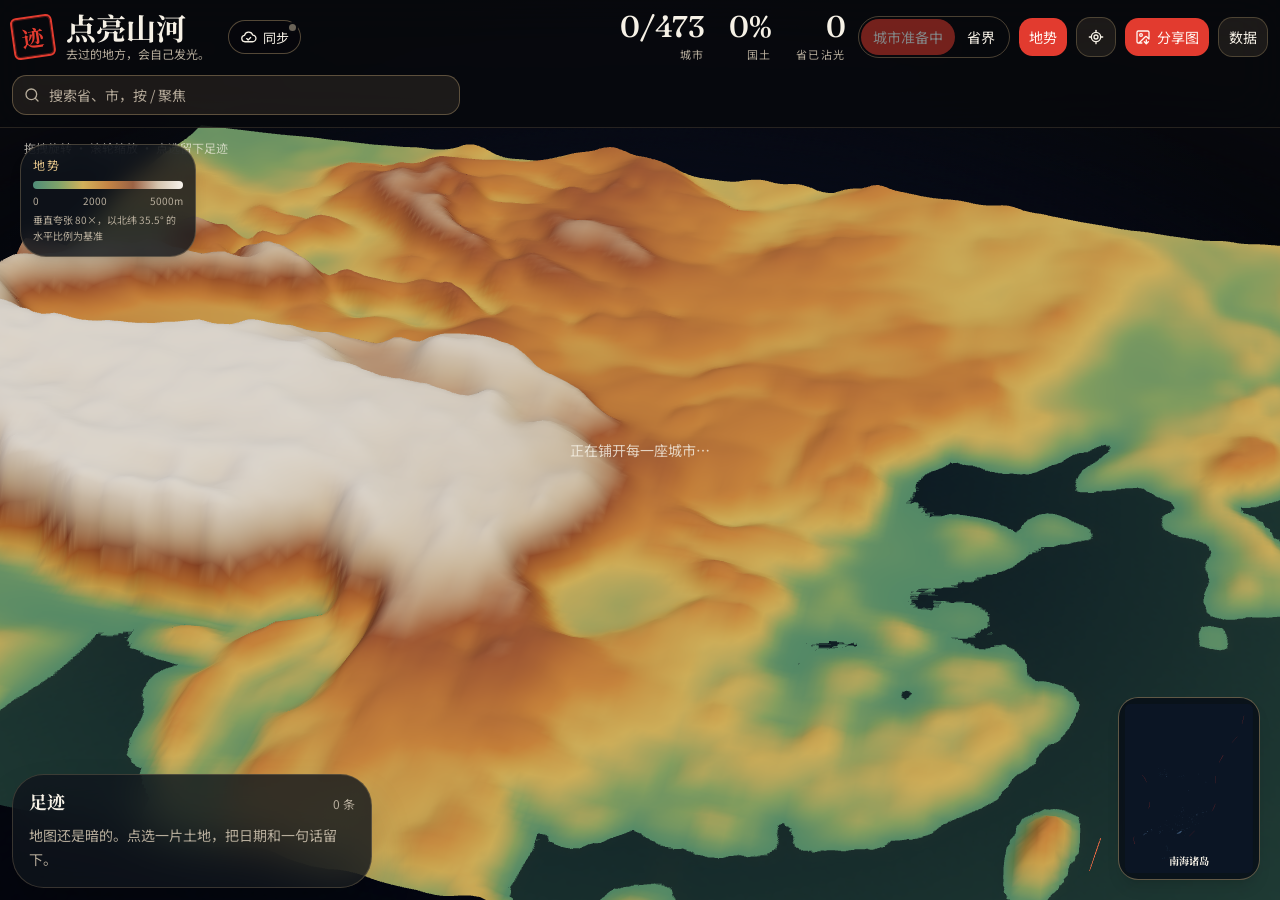
<file: index.html>
<!DOCTYPE html><html lang="zh-CN" class="dark h-full antialiased"><head><meta charSet="utf-8"/><meta name="viewport" content="width=device-width, initial-scale=1, viewport-fit=cover"/><link rel="stylesheet" href="./_next/static/chunks/17xuiox88rmtp.css" data-precedence="next"/><link rel="preload" as="script" fetchPriority="low" href="./_next/static/chunks/0wfurka9errm3.js"/><script src="./_next/static/chunks/0yz0oxanetv6p.js" async=""></script><script src="./_next/static/chunks/39_j1bdzreq0m.js" async=""></script><script src="./_next/static/chunks/turbopack-0hvx9v9vijn-c.js" async=""></script><script src="./_next/static/chunks/3qfy96eoyh-ek.js" async=""></script><script src="./_next/static/chunks/10ocx490lu2ni.js" async=""></script><script src="./_next/static/chunks/0ku7vrfqvqwoa.js" async=""></script><script src="./_next/static/chunks/08nusuk3wm1q7.js" async=""></script><meta name="theme-color" content="#07080d"/><title>点亮山河</title><meta name="description" content="在三维中国地图上记下你去过的省和城市，点亮足迹，并导出可以分享的图片。"/><meta name="mobile-web-app-capable" content="yes"/><meta name="apple-mobile-web-app-title" content="点亮山河"/><meta name="apple-mobile-web-app-status-bar-style" content="black-translucent"/><link rel="icon" href="./favicon.ico?favicon.117ezoe8m31dk.ico" sizes="48x48" type="image/x-icon"/><link rel="icon" href="./icon.svg?icon.06da-jh_1j6-o.svg" sizes="any" type="image/svg+xml"/><script src="./_next/static/chunks/0cz1d0mv5g_q7.js" noModule=""></script><link rel="manifest" href="./manifest.webmanifest"/><meta name="apple-mobile-web-app-capable" content="yes"/><link rel="apple-touch-icon" sizes="180x180" href="./apple-touch-icon.png"/><style id="pwa-safe-area">header.z-30.backdrop-blur-xl{padding-top:max(.75rem,env(safe-area-inset-top));padding-left:max(.75rem,env(safe-area-inset-left));padding-right:max(.75rem,env(safe-area-inset-right))}section.absolute.bottom-3.z-20{bottom:calc(.75rem + env(safe-area-inset-bottom))}div.absolute.top-36.z-20{top:calc(9rem + env(safe-area-inset-top))}@media (max-width:767.98px){div.absolute.top-36.z-20{top:auto;bottom:calc(.75rem + 132px + .5rem + env(safe-area-inset-bottom));left:max(.75rem,env(safe-area-inset-left));width:10.5rem;padding:.6rem}}</style><script>if("serviceWorker"in navigator){addEventListener("load",function(){navigator.serviceWorker.register("./sw.js",{scope:"./"}).catch(function(e){console.warn("sw register failed",e)})})}</script><script src="./sync.js" defer></script></head><body class="h-dvh overflow-hidden"><div hidden=""><!--$--><!--/$--></div><div class="grid h-dvh place-items-center bg-[#07080d] text-[#f4efe4]"><div class="text-center"><div class="seal mx-auto">迹</div><h1 class="mt-6 font-serif text-4xl">点亮山河</h1><p class="mt-3 text-sm text-[#b3a898]">正在铺开海岸线…</p><div class="mx-auto mt-6 h-px w-40 overflow-hidden bg-white/10"><div class="h-full w-1/2 animate-[load_1.2s_ease-in-out_infinite] bg-[#e4c48a]"></div></div></div></div><!--$--><!--/$--><script id="_R_">(globalThis["TURBOPACK"] || (globalThis["TURBOPACK"] = [])).push({"otherChunks":["static/chunks/0wfurka9errm3.js","static/chunks/0yz0oxanetv6p.js","static/chunks/39_j1bdzreq0m.js"],"runtimeModuleIds":[94553]});</script><script src="./_next/static/chunks/0wfurka9errm3.js" async=""></script><script>(self.__next_f=self.__next_f||[]).push([0])</script><script>self.__next_f.push([1,"1:\"$Sreact.fragment\"\n2:\"./_next/static/chunks/3qfy96eoyh-ek.js\"\n3:I[39756,[\"$2\"],\"default\"]\n4:I[37457,[\"$2\"],\"default\"]\n6:\"./_next/static/chunks/10ocx490lu2ni.js\"\n7:\"./_next/static/chunks/0ku7vrfqvqwoa.js\"\n8:\"./_next/static/chunks/08nusuk3wm1q7.js\"\n9:I[18540,[\"$2\",\"$6\",\"$7\",\"$8\"],\"AppFrame\"]\na:I[97367,[\"$2\"],\"OutletBoundary\"]\nb:\"$Sreact.suspense\"\nd:\"ViewportBoundary\"\ne:I[97367,[\"$2\"],\"$d\"]\n10:\"MetadataBoundary\"\n11:I[97367,[\"$2\"],\"$10\"]\n13:I[68027,[\"$2\"],\"default\",1]\n:HL[\"./_next/static/chunks/17xuiox88rmtp.css\",\"style\"]\n5:[[\"children\",{\"s\":\"__PAGE__\",\"h\":512,\"d\":{\"r\":[\"$\",\"$1\",\"c\",{\"children\":[[\"$\",\"$L9\",null,{}],[[\"$\",\"script\",\"script-0\",{\"src\":\"./_next/static/chunks/10ocx490lu2ni.js\",\"async\":true,\"nonce\":\"$undefined\"}],[\"$\",\"script\",\"script-1\",{\"src\":\"./_next/static/chunks/0ku7vrfqvqwoa.js\",\"async\":true,\"nonce\":\"$undefined\"}],[\"$\",\"script\",\"script-2\",{\"src\":\"./_next/static/chunks/08nusuk3wm1q7.js\",\"async\":true,\"nonce\":\"$undefined\"}]],[\"$\",\"$La\",null,{\"children\":[\"$\",\"$b\",null,{\"name\":\"Next.MetadataOutlet\",\"children\":\"$@c\"}]}]]}],\"p\":false,\"v\":null}}]]\n0:{\"P\":null,\"c\":[\"\",\"\"],\"q\":\"\",\"i\":false,\"t\":{\"t\":{\"s\":\"\",\"h\":528,\"d\":{\"r\":[\"$\",\"$1\",\"c\",{\"children\":[[[\"$\",\"link\",\"0\",{\"rel\":\"stylesheet\",\"href\":\"./_next/static/chunks/17xuiox88rmtp.css\",\"precedence\":\"next\",\"crossOrigin\":\"$undefined\",\"nonce\":\"$undefined\"}],[\"$\",\"script\",\"script-0\",{\"src\":\"./_next/static/chunks/3qfy96eoyh-ek.js\",\"async\":true,\"nonce\":\"$undefined\"}]],[\"$\",\"html\",null,{\"lang\":\"zh-CN\",\"className\":\"dark h-full antialiased\",\"children\":[\"$\",\"body\",null,{\"className\":\"h-dvh overflow-hidden\",\"children\":[\"$\",\"$L3\",null,{\"parallelRouterKey\":\"children\",\"error\":\"$undefined\",\"errorStyles\":\"$undefined\",\"errorScripts\":\"$undefined\",\"template\":[\"$\",\"$L4\",null,{}],\"templateStyles\":\"$undefined\",\"templateScripts\":\"$undefined\",\"notFound\":[[[\"$\",\"title\",null,{\"children\":\"404: This page could not be found.\"}],[\"$\",\"div\",null,{\"style\":{\"fontFamily\":\"system-ui,\\\"Segoe UI\\\",Roboto,Helvetica,Arial,sans-serif,\\\"Apple Color Emoji\\\",\\\"Segoe UI Emoji\\\"\",\"height\":\"100vh\",\"textAlign\":\"center\",\"display\":\"flex\",\"flexDirection\":\"column\",\"alignItems\":\"center\",\"justifyContent\":\"center\"},\"children\":[\"$\",\"div\",null,{\"children\":[[\"$\",\"style\",null,{\"dangerouslySetInnerHTML\":{\"__html\":\"body{color:#000;background:#fff;margin:0}.next-error-h1{border-right:1px solid rgba(0,0,0,.3)}@media (prefers-color-scheme:dark){body{color:#fff;background:#000}.next-error-h1{border-right:1px solid rgba(255,255,255,.3)}}\"}}],[\"$\",\"h1\",null,{\"className\":\"next-error-h1\",\"style\":{\"display\":\"inline-block\",\"margin\":\"0 20px 0 0\",\"padding\":\"0 23px 0 0\",\"fontSize\":24,\"fontWeight\":500,\"verticalAlign\":\"top\",\"lineHeight\":\"49px\"},\"children\":404}],[\"$\",\"div\",null,{\"style\":{\"display\":\"inline-block\"},\"children\":[\"$\",\"h2\",null,{\"style\":{\"fontSize\":14,\"fontWeight\":400,\"lineHeight\":\"49px\",\"margin\":0},\"children\":\"This page could not be found.\"}]}]]}]}]],[]],\"forbidden\":\"$undefined\",\"unauthorized\":\"$undefined\"}]}]}]]}],\"p\":false,\"v\":null},\"c\":\"$Q5\"},\"h\":{\"r\":[\"$\",\"$1\",\"h\",{\"children\":[null,[\"$\",\"$Le\",null,{\"children\":\"$Lf\"}],[\"$\",\"$L11\",null,{\"children\":[[\"$\",\"div\",null,{\"hidden\":true,\"children\":[\"$\",\"$b\",null,{\"name\":\"Next.Metadata\",\"children\":\"$L12\"}]}],null]}],null]}],\"p\":false,\"v\":null}},\"m\":\"$undefined\",\"G\":[\"$13\",[[\"$\",\"link\",\"0\",{\"rel\":\"stylesheet\",\"href\":\"./_next/static/chunks/17xuiox88rmtp.css\",\"precedence\":\"next\",\"crossOrigin\":\"$undefined\",\"nonce\":\"$undefined\"}]]],\"S\":true,\"r\":\"$undefined\",\"s\":\"$undefined\",\"a\":\"$undefined\",\"l\":\"$undefined\",\"p\":\"$undefined\",\"d\":\"$undefined\",\"b\":\"VUYi3bUwhO5BUuHXXcpyo\"}\nf:[[\"$\",\"meta\",\"0\",{\"charSet\":\"utf-8\"}],[\"$\",\"meta\",\"1\",{\"name\":\"viewport\",\"content\":\"width=device-width, initial-scale=1, viewport-fit=cover\"}],[\"$\",\"meta\",\"2\",{\"name\":\"theme-color\",\"content\":\"#07080d\"}]]\n14:I[27201,[\"$2\"],\"IconMark\"]\nc:null\n12:[[\"$\",\"title\",\"0\",{\"children\":\"点亮山河\"}],[\"$\",\"meta\",\"1\",{\"name\":\"description\",\"content\":\"在三维中国地图上记下你去过的省和城市，点亮足迹，并导出可以分享的图片。\"}],[\"$\",\"meta\",\"2\",{\"name\":\"mobile-web-app-capable\",\"content\":\"yes\"}],[\"$\",\"meta\",\"3\",{\"name\":\"apple-mobile-web-app-title\",\"content\":\"点亮山河\"}],[\"$\",\"meta\",\"4\",{\"name\":\"apple-mobile-web-app-status-bar-style\",\"content\":\"black-translucent\"}],[\"$\",\"link\",\"5\",{\"rel\":\"icon\",\"href\":\"./favicon.ico?favicon.117ezoe8m31dk.ico\",\"sizes\":\"48x48\",\"type\":\"image/x-icon\"}],[\"$\",\"link\",\"6\",{\"rel\":\"icon\",\"href\":\"./icon.svg?icon.06da-jh_1j6-o.svg\",\"sizes\":\"any\",\"type\":\"image/svg+xml\"}],[\"$\",\"$L14\",\"7\",{}]]\n"])</script></body></html>
</file>
<file: _next/static/chunks/17xuiox88rmtp.css>
@layer properties{@supports (((-webkit-hyphens:none)) and (not (margin-trim:inline))) or ((-moz-orient:inline) and (not (color:rgb(from red r g b)))){:root,:host{--shimmer-angle:20deg}*,:before,:after,::backdrop{--tw-translate-x:0;--tw-translate-y:0;--tw-translate-z:0;--tw-rotate-x:initial;--tw-rotate-y:initial;--tw-rotate-z:initial;--tw-skew-x:initial;--tw-skew-y:initial;--tw-space-y-reverse:0;--tw-border-style:solid;--tw-leading:initial;--tw-font-weight:initial;--tw-tracking:initial;--tw-shadow:0 0 #0000;--tw-shadow-color:initial;--tw-shadow-alpha:100%;--tw-inset-shadow:0 0 #0000;--tw-inset-shadow-color:initial;--tw-inset-shadow-alpha:100%;--tw-ring-color:initial;--tw-ring-shadow:0 0 #0000;--tw-inset-ring-color:initial;--tw-inset-ring-shadow:0 0 #0000;--tw-ring-inset:initial;--tw-ring-offset-width:0px;--tw-ring-offset-color:#fff;--tw-ring-offset-shadow:0 0 #0000;--tw-outline-style:solid;--tw-backdrop-blur:initial;--tw-backdrop-brightness:initial;--tw-backdrop-contrast:initial;--tw-backdrop-grayscale:initial;--tw-backdrop-hue-rotate:initial;--tw-backdrop-invert:initial;--tw-backdrop-opacity:initial;--tw-backdrop-saturate:initial;--tw-backdrop-sepia:initial;--tw-duration:initial;--tw-animation-delay:0s;--tw-animation-direction:normal;--tw-animation-duration:initial;--tw-animation-fill-mode:none;--tw-animation-iteration-count:1;--tw-enter-blur:0;--tw-enter-opacity:1;--tw-enter-rotate:0;--tw-enter-scale:1;--tw-enter-translate-x:0;--tw-enter-translate-y:0;--tw-exit-blur:0;--tw-exit-opacity:1;--tw-exit-rotate:0;--tw-exit-scale:1;--tw-exit-translate-x:0;--tw-exit-translate-y:0;--scroll-fade-t:0px;--scroll-fade-b:0px;--scroll-fade-s:0px;--scroll-fade-e:0px;--scroll-fade-mask:initial;--shimmer-image:initial;--shimmer-text-fill:initial}}}@layer theme{:root,:host{--color-black:#000;--color-white:#fff;--spacing:.25rem;--container-sm:24rem;--container-md:28rem;--container-3xl:48rem;--text-xs:.75rem;--text-xs--line-height:calc(1 / .75);--text-sm:.875rem;--text-sm--line-height:calc(1.25 / .875);--text-base:1rem;--text-base--line-height:calc(1.5 / 1);--text-lg:1.125rem;--text-lg--line-height:calc(1.75 / 1.125);--text-xl:1.25rem;--text-xl--line-height:calc(1.75 / 1.25);--text-2xl:1.5rem;--text-2xl--line-height:calc(2 / 1.5);--text-3xl:1.875rem;--text-3xl--line-height:calc(2.25 / 1.875);--text-4xl:2.25rem;--text-4xl--line-height:calc(2.5 / 2.25);--font-weight-medium:500;--tracking-wide:.025em;--tracking-widest:.1em;--leading-snug:1.375;--radius-md:calc(var(--radius) * .8);--blur-xs:4px;--blur-md:12px;--blur-xl:24px;--default-transition-duration:.15s;--default-transition-timing-function:cubic-bezier(.4, 0, .2, 1);--default-font-family:"Noto Sans SC", "Noto Sans CJK SC", "PingFang SC", "Microsoft YaHei", sans-serif;--default-mono-font-family:ui-monospace, SFMono-Regular, monospace}}@layer base{*,:after,:before,::backdrop{box-sizing:border-box;border:0 solid;margin:0;padding:0}::file-selector-button{box-sizing:border-box;border:0 solid;margin:0;padding:0}html,:host{-webkit-text-size-adjust:100%;tab-size:4;line-height:1.5;font-family:var(--default-font-family,-apple-system, BlinkMacSystemFont, "Segoe UI", Roboto, "Helvetica Neue", "Noto Sans", Arial, sans-serif, "Apple Color Emoji", "Segoe UI Emoji", "Segoe UI Symbol", "Noto Color Emoji");font-feature-settings:var(--default-font-feature-settings,normal);font-variation-settings:var(--default-font-variation-settings,normal);-webkit-tap-highlight-color:transparent}hr{height:0;color:inherit;border-top-width:1px}abbr:where([title]){-webkit-text-decoration:underline dotted;text-decoration:underline dotted}h1,h2,h3,h4,h5,h6{font-size:inherit;font-weight:inherit}a{color:inherit;-webkit-text-decoration:inherit;-webkit-text-decoration:inherit;-webkit-text-decoration:inherit;-webkit-text-decoration:inherit;text-decoration:inherit}b,strong{font-weight:bolder}code,kbd,samp,pre{font-family:var(--default-mono-font-family,ui-monospace, SFMono-Regular, Menlo, Monaco, Consolas, "Liberation Mono", "Courier New", monospace);font-feature-settings:var(--default-mono-font-feature-settings,normal);font-variation-settings:var(--default-mono-font-variation-settings,normal);font-size:1em}small{font-size:80%}sub,sup{vertical-align:baseline;font-size:75%;line-height:0;position:relative}sub{bottom:-.25em}sup{top:-.5em}table{text-indent:0;border-color:inherit;border-collapse:collapse}:-moz-focusring:where(:not(iframe)){outline:auto}progress{vertical-align:baseline}summary{display:list-item}ol,ul,menu{list-style:none}img,svg,video,canvas,audio,iframe,embed,object{vertical-align:middle;display:block}img,video{max-width:100%;height:auto}button,input,select,optgroup,textarea{font:inherit;font-feature-settings:inherit;font-variation-settings:inherit;letter-spacing:inherit;color:inherit;opacity:1;background-color:#0000;border-radius:0}::file-selector-button{font:inherit;font-feature-settings:inherit;font-variation-settings:inherit;letter-spacing:inherit;color:inherit;opacity:1;background-color:#0000;border-radius:0}:where(select:is([multiple],[size])) optgroup{font-weight:bolder}:where(select:is([multiple],[size])) optgroup option{padding-inline-start:20px}::file-selector-button{margin-inline-end:4px}::placeholder{opacity:1}@supports (not ((-webkit-appearance:-apple-pay-button))) or (contain-intrinsic-size:1px){::placeholder{color:currentColor}@supports (color:color-mix(in lab, red, red)){::placeholder{color:color-mix(in oklab, currentcolor 50%, transparent)}}}textarea{resize:vertical}::-webkit-search-decoration{-webkit-appearance:none}::-webkit-date-and-time-value{min-height:1lh;text-align:inherit}::-webkit-datetime-edit{display:inline-flex}::-webkit-datetime-edit-fields-wrapper{padding:0}::-webkit-datetime-edit{padding-block:0}::-webkit-datetime-edit-year-field{padding-block:0}::-webkit-datetime-edit-month-field{padding-block:0}::-webkit-datetime-edit-day-field{padding-block:0}::-webkit-datetime-edit-hour-field{padding-block:0}::-webkit-datetime-edit-minute-field{padding-block:0}::-webkit-datetime-edit-second-field{padding-block:0}::-webkit-datetime-edit-millisecond-field{padding-block:0}::-webkit-datetime-edit-meridiem-field{padding-block:0}::-webkit-calendar-picker-indicator{line-height:1}:-moz-ui-invalid{box-shadow:none}button,input:where([type=button],[type=reset],[type=submit]){appearance:button}::file-selector-button{appearance:button}::-webkit-inner-spin-button{height:auto}::-webkit-outer-spin-button{height:auto}[hidden]:where(:not([hidden=until-found])){display:none!important}*{border-color:var(--border);outline-color:var(--ring)}@supports (color:color-mix(in lab, red, red)){*{outline-color:color-mix(in oklab, var(--ring) 50%, transparent)}}html{font-family:Noto Sans SC,Noto Sans CJK SC,PingFang SC,Microsoft YaHei,sans-serif}body{background-color:var(--background);color:var(--foreground);background:radial-gradient(1100px 640px at 50% 42%,#384a7061,#0000 62%),radial-gradient(700px 420px at 72% 78%,#b45a281f,#0000 55%),#07080d}button,input,textarea{font-family:inherit}}@layer components;@layer utilities{.pointer-events-auto{pointer-events:auto}.pointer-events-none{pointer-events:none}.visible{visibility:visible}.sr-only{clip-path:inset(50%);white-space:nowrap;border-width:0;width:1px;height:1px;margin:-1px;padding:0;position:absolute;overflow:hidden}.absolute{position:absolute}.fixed{position:fixed}.relative{position:relative}.static{position:static}.inset-0{inset:0}.inset-x-0{inset-inline:0}.top-0{top:0}.top-1\/2{top:50%}.top-2{top:calc(var(--spacing) * 2)}.top-36{top:calc(var(--spacing) * 36)}.right-2{right:calc(var(--spacing) * 2)}.right-3{right:calc(var(--spacing) * 3)}.bottom-3{bottom:calc(var(--spacing) * 3)}.bottom-6{bottom:calc(var(--spacing) * 6)}.bottom-\[148px\]{bottom:148px}.left-0{left:0}.left-1\/2{left:50%}.left-3{left:calc(var(--spacing) * 3)}.isolate{isolation:isolate}.z-10{z-index:10}.z-20{z-index:20}.z-30{z-index:30}.z-40{z-index:40}.z-50{z-index:50}.-mx-1{margin-inline:calc(var(--spacing) * -1)}.-mx-4{margin-inline:calc(var(--spacing) * -4)}.mx-auto{margin-inline:auto}.my-1{margin-block:var(--spacing)}.mt-1{margin-top:var(--spacing)}.mt-2{margin-top:calc(var(--spacing) * 2)}.mt-3{margin-top:calc(var(--spacing) * 3)}.mt-4{margin-top:calc(var(--spacing) * 4)}.mt-5{margin-top:calc(var(--spacing) * 5)}.mt-6{margin-top:calc(var(--spacing) * 6)}.-mb-4{margin-bottom:calc(var(--spacing) * -4)}.mb-2{margin-bottom:calc(var(--spacing) * 2)}.mb-3{margin-bottom:calc(var(--spacing) * 3)}.ml-2{margin-left:calc(var(--spacing) * 2)}.ml-auto{margin-left:auto}.block{display:block}.flex{display:flex}.grid{display:grid}.inline-flex{display:inline-flex}.field-sizing-content{field-sizing:content}.size-4{width:calc(var(--spacing) * 4);height:calc(var(--spacing) * 4)}.size-6{width:calc(var(--spacing) * 6);height:calc(var(--spacing) * 6)}.size-7{width:calc(var(--spacing) * 7);height:calc(var(--spacing) * 7)}.size-8{width:calc(var(--spacing) * 8);height:calc(var(--spacing) * 8)}.size-9{width:calc(var(--spacing) * 9);height:calc(var(--spacing) * 9)}.size-10{width:calc(var(--spacing) * 10);height:calc(var(--spacing) * 10)}.size-14{width:calc(var(--spacing) * 14);height:calc(var(--spacing) * 14)}.size-full{width:100%;height:100%}.h-1\.5{height:calc(var(--spacing) * 1.5)}.h-2{height:calc(var(--spacing) * 2)}.h-6{height:calc(var(--spacing) * 6)}.h-7{height:calc(var(--spacing) * 7)}.h-8{height:calc(var(--spacing) * 8)}.h-9{height:calc(var(--spacing) * 9)}.h-10{height:calc(var(--spacing) * 10)}.h-11{height:calc(var(--spacing) * 11)}.h-36{height:calc(var(--spacing) * 36)}.h-auto{height:auto}.h-dvh{height:100dvh}.h-full{height:100%}.h-px{height:1px}.max-h-\(--radix-dropdown-menu-content-available-height\){max-height:var(--radix-dropdown-menu-content-available-height)}.max-h-\[34dvh\]{max-height:34dvh}.max-h-\[42dvh\]{max-height:42dvh}.max-h-\[70dvh\]{max-height:70dvh}.min-h-16{min-height:calc(var(--spacing) * 16)}.min-h-64{min-height:calc(var(--spacing) * 64)}.w-\(--radix-dropdown-menu-trigger-width\){width:var(--radix-dropdown-menu-trigger-width)}.w-1\/2{width:50%}.w-12{width:calc(var(--spacing) * 12)}.w-40{width:calc(var(--spacing) * 40)}.w-44{width:calc(var(--spacing) * 44)}.w-\[118px\]{width:118px}.w-\[min\(360px\,calc\(100\%-7\.5rem\)\)\]{width:min(360px,100% - 7.5rem)}.w-auto{width:auto}.w-full{width:100%}.max-w-\[calc\(100\%-2rem\)\]{max-width:calc(100% - 2rem)}.max-w-md{max-width:var(--container-md)}.min-w-0{min-width:0}.min-w-32{min-width:calc(var(--spacing) * 32)}.min-w-\[96px\]{min-width:96px}.min-w-\[180px\]{min-width:180px}.flex-1{flex:1}.shrink-0{flex-shrink:0}.origin-\(--radix-dropdown-menu-content-transform-origin\){transform-origin:var(--radix-dropdown-menu-content-transform-origin)}.-translate-x-1\/2{--tw-translate-x:calc(calc(1 / 2 * 100%) * -1);translate:var(--tw-translate-x) var(--tw-translate-y)}.-translate-y-1\/2{--tw-translate-y:calc(calc(1 / 2 * 100%) * -1);translate:var(--tw-translate-x) var(--tw-translate-y)}.transform{transform:var(--tw-rotate-x,) var(--tw-rotate-y,) var(--tw-rotate-z,) var(--tw-skew-x,) var(--tw-skew-y,)}.animate-\[load_1\.2s_ease-in-out_infinite\]{animation:1.2s ease-in-out infinite load}.cursor-default{cursor:default}.cursor-pointer{cursor:pointer}.touch-none{touch-action:none}.flex-col{flex-direction:column}.flex-col-reverse{flex-direction:column-reverse}.flex-wrap{flex-wrap:wrap}.place-items-center{place-items:center}.items-baseline{align-items:baseline}.items-center{align-items:center}.items-end{align-items:flex-end}.items-start{align-items:flex-start}.justify-between{justify-content:space-between}.justify-center{justify-content:center}.gap-1{gap:var(--spacing)}.gap-1\.5{gap:calc(var(--spacing) * 1.5)}.gap-2{gap:calc(var(--spacing) * 2)}.gap-3{gap:calc(var(--spacing) * 3)}.gap-4{gap:calc(var(--spacing) * 4)}:where(.space-y-1>:not(:last-child)){--tw-space-y-reverse:0;margin-block-start:calc(var(--spacing) * var(--tw-space-y-reverse));margin-block-end:calc(var(--spacing) * calc(1 - var(--tw-space-y-reverse)))}:where(.space-y-1\.5>:not(:last-child)){--tw-space-y-reverse:0;margin-block-start:calc(calc(var(--spacing) * 1.5) * var(--tw-space-y-reverse));margin-block-end:calc(calc(var(--spacing) * 1.5) * calc(1 - var(--tw-space-y-reverse)))}:where(.space-y-2>:not(:last-child)){--tw-space-y-reverse:0;margin-block-start:calc(calc(var(--spacing) * 2) * var(--tw-space-y-reverse));margin-block-end:calc(calc(var(--spacing) * 2) * calc(1 - var(--tw-space-y-reverse)))}:where(.space-y-3>:not(:last-child)){--tw-space-y-reverse:0;margin-block-start:calc(calc(var(--spacing) * 3) * var(--tw-space-y-reverse));margin-block-end:calc(calc(var(--spacing) * 3) * calc(1 - var(--tw-space-y-reverse)))}:where(.space-y-5>:not(:last-child)){--tw-space-y-reverse:0;margin-block-start:calc(calc(var(--spacing) * 5) * var(--tw-space-y-reverse));margin-block-end:calc(calc(var(--spacing) * 5) * calc(1 - var(--tw-space-y-reverse)))}.truncate{text-overflow:ellipsis;white-space:nowrap;overflow:hidden}.overflow-hidden{overflow:hidden}.overflow-x-hidden{overflow-x:hidden}.overflow-y-auto{overflow-y:auto}.rounded-2xl{border-radius:calc(var(--radius) * 1.8)}.rounded-3xl{border-radius:calc(var(--radius) * 2.2)}.rounded-\[inherit\]{border-radius:inherit}.rounded-\[min\(var\(--radius-md\)\,10px\)\]{border-radius:min(var(--radius-md), 10px)}.rounded-\[min\(var\(--radius-md\)\,12px\)\]{border-radius:min(var(--radius-md), 12px)}.rounded-full{border-radius:2147483647px}.rounded-lg{border-radius:var(--radius)}.rounded-md{border-radius:calc(var(--radius) * .8)}.rounded-xl{border-radius:calc(var(--radius) * 1.4)}.rounded-b-xl{border-bottom-right-radius:calc(var(--radius) * 1.4);border-bottom-left-radius:calc(var(--radius) * 1.4)}.border{border-style:var(--tw-border-style);border-width:1px}.border-t{border-top-style:var(--tw-border-style);border-top-width:1px}.border-b{border-bottom-style:var(--tw-border-style);border-bottom-width:1px}.border-dashed{--tw-border-style:dashed;border-style:dashed}.border-\[\#8fd0a8\]\/40{border-color:#8fd0a866;border-color:lab(78.2884% -27.7857 13.0576/.4)}.border-\[\#e4c48a\]\/15{border-color:#e4c48a26;border-color:lab(80.9469% 5.94583 33.5612/.15)}.border-\[\#e4c48a\]\/20{border-color:#e4c48a33;border-color:lab(80.9469% 5.94583 33.5612/.2)}.border-\[\#e4c48a\]\/25{border-color:#e4c48a40;border-color:lab(80.9469% 5.94583 33.5612/.25)}.border-\[\#e4c48a\]\/30{border-color:#e4c48a4d;border-color:lab(80.9469% 5.94583 33.5612/.3)}.border-\[\#e4c48a\]\/35{border-color:#e4c48a59;border-color:lab(80.9469% 5.94583 33.5612/.35)}.border-\[\#e4c48a\]\/40{border-color:#e4c48a66;border-color:lab(80.9469% 5.94583 33.5612/.4)}.border-\[\#e4c48a\]\/50{border-color:#e4c48a80;border-color:lab(80.9469% 5.94583 33.5612/.5)}.border-\[\#e23b2f\]\/50{border-color:#e23b2f80;border-color:lab(52.0949% 64.0129 47.565/.5)}.border-border{border-color:var(--border)}.border-input{border-color:var(--input)}.border-transparent{border-color:#0000}.border-white\/10{border-color:#ffffff1a}@supports (color:color-mix(in lab, red, red)){.border-white\/10{border-color:color-mix(in oklab, var(--color-white) 10%, transparent)}}.bg-\[\#070c16\]\/80{background-color:#070c16cc;background-color:lab(3.2471% .0972077 -5.94537/.8)}.bg-\[\#161b24\]{background-color:#161b24}.bg-\[\#07080d\]{background-color:#07080d}.bg-\[\#07080d\]\/75{background-color:#07080dbf;background-color:lab(2.2198% .274017 -2.09836/.75)}.bg-\[\#10141c\]\/80{background-color:#10141ccc;background-color:lab(6.20719% -.0448823 -6.13807/.8)}.bg-\[\#10141c\]\/90{background-color:#10141ce6;background-color:lab(6.20719% -.0448823 -6.13807/.9)}.bg-\[\#10141c\]\/92{background-color:#10141ceb;background-color:lab(6.20719% -.0448823 -6.13807/.92)}.bg-\[\#10141c\]\/95{background-color:#10141cf2;background-color:lab(6.20719% -.0448823 -6.13807/.95)}.bg-\[\#e4c48a\]{background-color:#e4c48a}.bg-\[\#e23b2f\]{background-color:#e23b2f}.bg-\[\#e23b2f\]\/15{background-color:#e23b2f26;background-color:lab(52.0949% 64.0129 47.565/.15)}.bg-background{background-color:var(--background)}.bg-black\/10{background-color:#0000001a}@supports (color:color-mix(in lab, red, red)){.bg-black\/10{background-color:color-mix(in oklab, var(--color-black) 10%, transparent)}}.bg-black\/30{background-color:#0000004d}@supports (color:color-mix(in lab, red, red)){.bg-black\/30{background-color:color-mix(in oklab, var(--color-black) 30%, transparent)}}.bg-border{background-color:var(--border)}.bg-destructive\/10{background-color:var(--destructive)}@supports (color:color-mix(in lab, red, red)){.bg-destructive\/10{background-color:color-mix(in oklab, var(--destructive) 10%, transparent)}}.bg-muted\/50{background-color:var(--muted)}@supports (color:color-mix(in lab, red, red)){.bg-muted\/50{background-color:color-mix(in oklab, var(--muted) 50%, transparent)}}.bg-popover{background-color:var(--popover)}.bg-primary{background-color:var(--primary)}.bg-secondary{background-color:var(--secondary)}.bg-transparent{background-color:#0000}.bg-white\/10{background-color:#ffffff1a}@supports (color:color-mix(in lab, red, red)){.bg-white\/10{background-color:color-mix(in oklab, var(--color-white) 10%, transparent)}}.bg-white\/15{background-color:#ffffff26}@supports (color:color-mix(in lab, red, red)){.bg-white\/15{background-color:color-mix(in oklab, var(--color-white) 15%, transparent)}}.bg-white\/\[0\.03\]{background-color:#ffffff08}@supports (color:color-mix(in lab, red, red)){.bg-white\/\[0\.03\]{background-color:color-mix(in oklab, var(--color-white) 3%, transparent)}}.bg-clip-padding{background-clip:padding-box}.object-cover{object-fit:cover}.p-0\.5{padding:calc(var(--spacing) * .5)}.p-1{padding:var(--spacing)}.p-1\.5{padding:calc(var(--spacing) * 1.5)}.p-3{padding:calc(var(--spacing) * 3)}.p-4{padding:calc(var(--spacing) * 4)}.p-px{padding:1px}.px-1{padding-inline:var(--spacing)}.px-1\.5{padding-inline:calc(var(--spacing) * 1.5)}.px-2{padding-inline:calc(var(--spacing) * 2)}.px-2\.5{padding-inline:calc(var(--spacing) * 2.5)}.px-3{padding-inline:calc(var(--spacing) * 3)}.px-4{padding-inline:calc(var(--spacing) * 4)}.px-5{padding-inline:calc(var(--spacing) * 5)}.px-6{padding-inline:calc(var(--spacing) * 6)}.py-0\.5{padding-block:calc(var(--spacing) * .5)}.py-1{padding-block:var(--spacing)}.py-2{padding-block:calc(var(--spacing) * 2)}.py-3{padding-block:calc(var(--spacing) * 3)}.py-8{padding-block:calc(var(--spacing) * 8)}.pt-3{padding-top:calc(var(--spacing) * 3)}.pt-4{padding-top:calc(var(--spacing) * 4)}.pr-8{padding-right:calc(var(--spacing) * 8)}.pb-1{padding-bottom:var(--spacing)}.pb-2{padding-bottom:calc(var(--spacing) * 2)}.pb-3{padding-bottom:calc(var(--spacing) * 3)}.pb-4{padding-bottom:calc(var(--spacing) * 4)}.pb-\[max\(20px\,env\(safe-area-inset-bottom\)\)\]{padding-bottom:max(20px, env(safe-area-inset-bottom))}.pl-1\.5{padding-left:calc(var(--spacing) * 1.5)}.pl-9{padding-left:calc(var(--spacing) * 9)}.text-center{text-align:center}.text-left{text-align:left}.text-right{text-align:right}.font-display{font-family:Fraunces,Noto Serif SC,serif}.font-heading{font-family:Noto Serif SC,Noto Serif CJK SC,serif}.font-serif{font-family:Noto Serif SC,Noto Serif CJK SC,Songti SC,serif}.text-2xl{font-size:var(--text-2xl);line-height:var(--tw-leading,var(--text-2xl--line-height))}.text-3xl{font-size:var(--text-3xl);line-height:var(--tw-leading,var(--text-3xl--line-height))}.text-4xl{font-size:var(--text-4xl);line-height:var(--tw-leading,var(--text-4xl--line-height))}.text-base{font-size:var(--text-base);line-height:var(--tw-leading,var(--text-base--line-height))}.text-lg{font-size:var(--text-lg);line-height:var(--tw-leading,var(--text-lg--line-height))}.text-sm{font-size:var(--text-sm);line-height:var(--tw-leading,var(--text-sm--line-height))}.text-xl{font-size:var(--text-xl);line-height:var(--tw-leading,var(--text-xl--line-height))}.text-xs{font-size:var(--text-xs);line-height:var(--tw-leading,var(--text-xs--line-height))}.text-\[0\.8rem\]{font-size:.8rem}.text-\[10px\]{font-size:10px}.text-\[11px\]{font-size:11px}.leading-4{--tw-leading:calc(var(--spacing) * 4);line-height:calc(var(--spacing) * 4)}.leading-5{--tw-leading:calc(var(--spacing) * 5);line-height:calc(var(--spacing) * 5)}.leading-6{--tw-leading:calc(var(--spacing) * 6);line-height:calc(var(--spacing) * 6)}.leading-none{--tw-leading:1;line-height:1}.leading-snug{--tw-leading:var(--leading-snug);line-height:var(--leading-snug)}.font-medium{--tw-font-weight:var(--font-weight-medium);font-weight:var(--font-weight-medium)}.tracking-\[0\.14em\]{--tw-tracking:.14em;letter-spacing:.14em}.tracking-\[0\.16em\]{--tw-tracking:.16em;letter-spacing:.16em}.tracking-\[0\.18em\]{--tw-tracking:.18em;letter-spacing:.18em}.tracking-wide{--tw-tracking:var(--tracking-wide);letter-spacing:var(--tracking-wide)}.tracking-widest{--tw-tracking:var(--tracking-widest);letter-spacing:var(--tracking-widest)}.whitespace-nowrap{white-space:nowrap}.text-\[\#8f8678\]{color:#8f8678}.text-\[\#b3a898\]{color:#b3a898}.text-\[\#b7ad9c\]{color:#b7ad9c}.text-\[\#c6ecd4\]{color:#c6ecd4}.text-\[\#d9d0c2\]{color:#d9d0c2}.text-\[\#e4c48a\]{color:#e4c48a}.text-\[\#e23b2f\]{color:#e23b2f}.text-\[\#f0e6d4\]{color:#f0e6d4}.text-\[\#f4efe4\]{color:#f4efe4}.text-\[\#f4efe4\]\/80{color:#f4efe4cc;color:lab(94.615% .342548 5.96367/.8)}.text-\[\#f6f1e6\]{color:#f6f1e6}.text-\[\#f6f1e6\]\/70{color:#f6f1e6b3;color:lab(95.3125% .341505 5.95416/.7)}.text-\[\#f6f1e6\]\/80{color:#f6f1e6cc;color:lab(95.3125% .341505 5.95416/.8)}.text-\[\#ffb4a8\]{color:#ffb4a8}.text-\[\#ffd7a1\]{color:#ffd7a1}.text-destructive{color:var(--destructive)}.text-muted-foreground{color:var(--muted-foreground)}.text-popover-foreground{color:var(--popover-foreground)}.text-primary{color:var(--primary)}.text-primary-foreground{color:var(--primary-foreground)}.text-secondary-foreground{color:var(--secondary-foreground)}.text-white{color:var(--color-white)}.underline-offset-2{text-underline-offset:2px}.underline-offset-4{text-underline-offset:4px}.antialiased{-webkit-font-smoothing:antialiased;-moz-osx-font-smoothing:grayscale}.opacity-0{opacity:0}.opacity-100{opacity:1}.shadow-2xl{--tw-shadow:0 25px 50px -12px var(--tw-shadow-color,#00000040);box-shadow:var(--tw-inset-shadow), var(--tw-inset-ring-shadow), var(--tw-ring-offset-shadow), var(--tw-ring-shadow), var(--tw-shadow)}.shadow-lg{--tw-shadow:0 10px 15px -3px var(--tw-shadow-color,#0000001a), 0 4px 6px -4px var(--tw-shadow-color,#0000001a);box-shadow:var(--tw-inset-shadow), var(--tw-inset-ring-shadow), var(--tw-ring-offset-shadow), var(--tw-ring-shadow), var(--tw-shadow)}.shadow-md{--tw-shadow:0 4px 6px -1px var(--tw-shadow-color,#0000001a), 0 2px 4px -2px var(--tw-shadow-color,#0000001a);box-shadow:var(--tw-inset-shadow), var(--tw-inset-ring-shadow), var(--tw-ring-offset-shadow), var(--tw-ring-shadow), var(--tw-shadow)}.shadow-xl{--tw-shadow:0 20px 25px -5px var(--tw-shadow-color,#0000001a), 0 8px 10px -6px var(--tw-shadow-color,#0000001a);box-shadow:var(--tw-inset-shadow), var(--tw-inset-ring-shadow), var(--tw-ring-offset-shadow), var(--tw-ring-shadow), var(--tw-shadow)}.ring,.ring-1{--tw-ring-shadow:var(--tw-ring-inset,) 0 0 0 calc(1px + var(--tw-ring-offset-width)) var(--tw-ring-color,currentcolor);box-shadow:var(--tw-inset-shadow), var(--tw-inset-ring-shadow), var(--tw-ring-offset-shadow), var(--tw-ring-shadow), var(--tw-shadow)}.ring-foreground\/10{--tw-ring-color:var(--foreground)}@supports (color:color-mix(in lab, red, red)){.ring-foreground\/10{--tw-ring-color:color-mix(in oklab, var(--foreground) 10%, transparent)}}.outline-hidden{--tw-outline-style:none;outline-style:none}@media (forced-colors:active){.outline-hidden{outline-offset:2px;outline:2px solid #0000}}.outline{outline-style:var(--tw-outline-style);outline-width:1px}.backdrop-blur-md{--tw-backdrop-blur:blur(var(--blur-md));-webkit-backdrop-filter:var(--tw-backdrop-blur,) var(--tw-backdrop-brightness,) var(--tw-backdrop-contrast,) var(--tw-backdrop-grayscale,) var(--tw-backdrop-hue-rotate,) var(--tw-backdrop-invert,) var(--tw-backdrop-opacity,) var(--tw-backdrop-saturate,) var(--tw-backdrop-sepia,);backdrop-filter:var(--tw-backdrop-blur,) var(--tw-backdrop-brightness,) var(--tw-backdrop-contrast,) var(--tw-backdrop-grayscale,) var(--tw-backdrop-hue-rotate,) var(--tw-backdrop-invert,) var(--tw-backdrop-opacity,) var(--tw-backdrop-saturate,) var(--tw-backdrop-sepia,)}.backdrop-blur-xl{--tw-backdrop-blur:blur(var(--blur-xl));-webkit-backdrop-filter:var(--tw-backdrop-blur,) var(--tw-backdrop-brightness,) var(--tw-backdrop-contrast,) var(--tw-backdrop-grayscale,) var(--tw-backdrop-hue-rotate,) var(--tw-backdrop-invert,) var(--tw-backdrop-opacity,) var(--tw-backdrop-saturate,) var(--tw-backdrop-sepia,);backdrop-filter:var(--tw-backdrop-blur,) var(--tw-backdrop-brightness,) var(--tw-backdrop-contrast,) var(--tw-backdrop-grayscale,) var(--tw-backdrop-hue-rotate,) var(--tw-backdrop-invert,) var(--tw-backdrop-opacity,) var(--tw-backdrop-saturate,) var(--tw-backdrop-sepia,)}.transition-\[color\,box-shadow\]{transition-property:color,box-shadow;transition-timing-function:var(--tw-ease,var(--default-transition-timing-function));transition-duration:var(--tw-duration,var(--default-transition-duration))}.transition-all{transition-property:all;transition-timing-function:var(--tw-ease,var(--default-transition-timing-function));transition-duration:var(--tw-duration,var(--default-transition-duration))}.transition-colors{transition-property:color,background-color,border-color,outline-color,text-decoration-color,fill,stroke,--tw-gradient-from,--tw-gradient-via,--tw-gradient-to;transition-timing-function:var(--tw-ease,var(--default-transition-timing-function));transition-duration:var(--tw-duration,var(--default-transition-duration))}.transition-opacity{transition-property:opacity;transition-timing-function:var(--tw-ease,var(--default-transition-timing-function));transition-duration:var(--tw-duration,var(--default-transition-duration))}.duration-100{--tw-duration:.1s;transition-duration:.1s}.outline-none{--tw-outline-style:none;outline-style:none}.select-none{-webkit-user-select:none;user-select:none}.group-focus\/dropdown-menu-item\:text-accent-foreground:is(:where(.group\/dropdown-menu-item):focus *){color:var(--accent-foreground)}.group-data-\[disabled\=true\]\:pointer-events-none:is(:where(.group)[data-disabled=true] *){pointer-events:none}.group-data-\[disabled\=true\]\:opacity-50:is(:where(.group)[data-disabled=true] *){opacity:.5}.peer-disabled\:cursor-not-allowed:is(:where(.peer):disabled~*){cursor:not-allowed}.peer-disabled\:opacity-50:is(:where(.peer):disabled~*){opacity:.5}.file\:inline-flex::file-selector-button{display:inline-flex}.file\:h-6::file-selector-button{height:calc(var(--spacing) * 6)}.file\:border-0::file-selector-button{border-style:var(--tw-border-style);border-width:0}.file\:bg-transparent::file-selector-button{background-color:#0000}.file\:text-sm::file-selector-button{font-size:var(--text-sm);line-height:var(--tw-leading,var(--text-sm--line-height))}.file\:font-medium::file-selector-button{--tw-font-weight:var(--font-weight-medium);font-weight:var(--font-weight-medium)}.file\:text-foreground::file-selector-button{color:var(--foreground)}.placeholder\:text-muted-foreground::placeholder{color:var(--muted-foreground)}@media (hover:hover){.hover\:bg-\[color-mix\(in_oklch\,var\(--secondary\)\,var\(--foreground\)_5\%\)\]:hover{background-color:var(--secondary)}@supports (color:color-mix(in lab, red, red)){.hover\:bg-\[color-mix\(in_oklch\,var\(--secondary\)\,var\(--foreground\)_5\%\)\]:hover{background-color:color-mix(in oklch,var(--secondary),var(--foreground) 5%)}}.hover\:bg-destructive\/20:hover{background-color:var(--destructive)}@supports (color:color-mix(in lab, red, red)){.hover\:bg-destructive\/20:hover{background-color:color-mix(in oklab, var(--destructive) 20%, transparent)}}.hover\:bg-muted:hover{background-color:var(--muted)}.hover\:bg-primary\/80:hover{background-color:var(--primary)}@supports (color:color-mix(in lab, red, red)){.hover\:bg-primary\/80:hover{background-color:color-mix(in oklab, var(--primary) 80%, transparent)}}.hover\:bg-white\/5:hover{background-color:#ffffff0d}@supports (color:color-mix(in lab, red, red)){.hover\:bg-white\/5:hover{background-color:color-mix(in oklab, var(--color-white) 5%, transparent)}}.hover\:text-foreground:hover{color:var(--foreground)}.hover\:underline:hover{text-decoration-line:underline}}.focus\:bg-accent:focus{background-color:var(--accent)}.focus\:text-accent-foreground:focus,:is(.focus\:\*\*\:text-accent-foreground:focus *),:is(.not-data-\[variant\=destructive\]\:focus\:\*\*\:text-accent-foreground:not([data-variant=destructive]):focus *){color:var(--accent-foreground)}.focus-visible\:border-destructive\/40:focus-visible{border-color:var(--destructive)}@supports (color:color-mix(in lab, red, red)){.focus-visible\:border-destructive\/40:focus-visible{border-color:color-mix(in oklab, var(--destructive) 40%, transparent)}}.focus-visible\:border-ring:focus-visible{border-color:var(--ring)}.focus-visible\:ring-3:focus-visible,.focus-visible\:ring-\[3px\]:focus-visible{--tw-ring-shadow:var(--tw-ring-inset,) 0 0 0 calc(3px + var(--tw-ring-offset-width)) var(--tw-ring-color,currentcolor);box-shadow:var(--tw-inset-shadow), var(--tw-inset-ring-shadow), var(--tw-ring-offset-shadow), var(--tw-ring-shadow), var(--tw-shadow)}.focus-visible\:ring-destructive\/20:focus-visible{--tw-ring-color:var(--destructive)}@supports (color:color-mix(in lab, red, red)){.focus-visible\:ring-destructive\/20:focus-visible{--tw-ring-color:color-mix(in oklab, var(--destructive) 20%, transparent)}}.focus-visible\:ring-ring\/50:focus-visible{--tw-ring-color:var(--ring)}@supports (color:color-mix(in lab, red, red)){.focus-visible\:ring-ring\/50:focus-visible{--tw-ring-color:color-mix(in oklab, var(--ring) 50%, transparent)}}.focus-visible\:outline-1:focus-visible{outline-style:var(--tw-outline-style);outline-width:1px}.active\:not-aria-\[haspopup\]\:translate-y-px:active:not([aria-haspopup]){--tw-translate-y:1px;translate:var(--tw-translate-x) var(--tw-translate-y)}.disabled\:pointer-events-none:disabled{pointer-events:none}.disabled\:cursor-not-allowed:disabled{cursor:not-allowed}.disabled\:bg-input\/50:disabled{background-color:var(--input)}@supports (color:color-mix(in lab, red, red)){.disabled\:bg-input\/50:disabled{background-color:color-mix(in oklab, var(--input) 50%, transparent)}}.disabled\:opacity-50:disabled{opacity:.5}:where([data-slot=button-group]) .in-data-\[slot\=button-group\]\:rounded-lg{border-radius:var(--radius)}.has-data-\[icon\=inline-end\]\:pr-1\.5:has([data-icon=inline-end]){padding-right:calc(var(--spacing) * 1.5)}.has-data-\[icon\=inline-end\]\:pr-2:has([data-icon=inline-end]){padding-right:calc(var(--spacing) * 2)}.has-data-\[icon\=inline-start\]\:pl-1\.5:has([data-icon=inline-start]){padding-left:calc(var(--spacing) * 1.5)}.has-data-\[icon\=inline-start\]\:pl-2:has([data-icon=inline-start]){padding-left:calc(var(--spacing) * 2)}.aria-expanded\:bg-muted[aria-expanded=true]{background-color:var(--muted)}.aria-expanded\:bg-secondary[aria-expanded=true]{background-color:var(--secondary)}.aria-expanded\:text-foreground[aria-expanded=true]{color:var(--foreground)}.aria-expanded\:text-secondary-foreground[aria-expanded=true]{color:var(--secondary-foreground)}.aria-invalid\:border-destructive[aria-invalid=true]{border-color:var(--destructive)}.aria-invalid\:ring-3[aria-invalid=true]{--tw-ring-shadow:var(--tw-ring-inset,) 0 0 0 calc(3px + var(--tw-ring-offset-width)) var(--tw-ring-color,currentcolor);box-shadow:var(--tw-inset-shadow), var(--tw-inset-ring-shadow), var(--tw-ring-offset-shadow), var(--tw-ring-shadow), var(--tw-shadow)}.aria-invalid\:ring-destructive\/20[aria-invalid=true]{--tw-ring-color:var(--destructive)}@supports (color:color-mix(in lab, red, red)){.aria-invalid\:ring-destructive\/20[aria-invalid=true]{--tw-ring-color:color-mix(in oklab, var(--destructive) 20%, transparent)}}.data-inset\:pl-7[data-inset]{padding-left:calc(var(--spacing) * 7)}.data-\[side\=bottom\]\:slide-in-from-top-2[data-side=bottom]{--tw-enter-translate-y:calc(2*var(--spacing)*-1)}.data-\[side\=left\]\:slide-in-from-right-2[data-side=left]{--tw-enter-translate-x:calc(2*var(--spacing))}.data-\[side\=right\]\:slide-in-from-left-2[data-side=right]{--tw-enter-translate-x:calc(2*var(--spacing)*-1)}.data-\[side\=top\]\:slide-in-from-bottom-2[data-side=top]{--tw-enter-translate-y:calc(2*var(--spacing))}.data-\[state\=closed\]\:overflow-hidden[data-state=closed]{overflow:hidden}.data-\[variant\=destructive\]\:text-destructive[data-variant=destructive]{color:var(--destructive)}.data-\[variant\=destructive\]\:focus\:bg-destructive\/10[data-variant=destructive]:focus{background-color:var(--destructive)}@supports (color:color-mix(in lab, red, red)){.data-\[variant\=destructive\]\:focus\:bg-destructive\/10[data-variant=destructive]:focus{background-color:color-mix(in oklab, var(--destructive) 10%, transparent)}}.data-\[variant\=destructive\]\:focus\:text-destructive[data-variant=destructive]:focus{color:var(--destructive)}@supports ((-webkit-backdrop-filter:var(--tw)) or (backdrop-filter:var(--tw))){.supports-backdrop-filter\:backdrop-blur-xs{--tw-backdrop-blur:blur(var(--blur-xs));-webkit-backdrop-filter:var(--tw-backdrop-blur,) var(--tw-backdrop-brightness,) var(--tw-backdrop-contrast,) var(--tw-backdrop-grayscale,) var(--tw-backdrop-hue-rotate,) var(--tw-backdrop-invert,) var(--tw-backdrop-opacity,) var(--tw-backdrop-saturate,) var(--tw-backdrop-sepia,);backdrop-filter:var(--tw-backdrop-blur,) var(--tw-backdrop-brightness,) var(--tw-backdrop-contrast,) var(--tw-backdrop-grayscale,) var(--tw-backdrop-hue-rotate,) var(--tw-backdrop-invert,) var(--tw-backdrop-opacity,) var(--tw-backdrop-saturate,) var(--tw-backdrop-sepia,)}}@media not all and (min-width:48rem){.max-md\:inset-x-0{inset-inline:0}.max-md\:right-3{right:calc(var(--spacing) * 3)}.max-md\:bottom-0{bottom:0}.max-md\:left-3{left:calc(var(--spacing) * 3)}.max-md\:flex{display:flex}.max-md\:hidden{display:none}.max-md\:max-h-\[78dvh\]{max-height:78dvh}.max-md\:max-h-\[132px\]{max-height:132px}.max-md\:max-h-none{max-height:none}.max-md\:w-\[210px\]{width:210px}.max-md\:w-auto{width:auto}.max-md\:shrink-0{flex-shrink:0}.max-md\:gap-2{gap:calc(var(--spacing) * 2)}:where(.max-md\:space-y-0>:not(:last-child)){--tw-space-y-reverse:0;margin-block:0}.max-md\:overflow-x-auto{overflow-x:auto}.max-md\:overflow-y-hidden{overflow-y:hidden}.max-md\:rounded-t-3xl{border-top-left-radius:calc(var(--radius) * 2.2);border-top-right-radius:calc(var(--radius) * 2.2)}.max-md\:border-t{border-top-style:var(--tw-border-style);border-top-width:1px}.max-md\:bg-white\/5{background-color:#ffffff0d}@supports (color:color-mix(in lab, red, red)){.max-md\:bg-white\/5{background-color:color-mix(in oklab, var(--color-white) 5%, transparent)}}}@media (min-width:40rem){.sm\:max-w-3xl{max-width:var(--container-3xl)}.sm\:max-w-sm{max-width:var(--container-sm)}.sm\:flex-row{flex-direction:row}.sm\:justify-end{justify-content:flex-end}}@media (min-width:48rem){.md\:top-0{top:0}.md\:right-0{right:0}.md\:right-5{right:calc(var(--spacing) * 5)}.md\:right-\[424px\]{right:424px}.md\:bottom-5{bottom:calc(var(--spacing) * 5)}.md\:left-5{left:calc(var(--spacing) * 5)}.md\:hidden{display:none}.md\:h-full{height:100%}.md\:w-\[142px\]{width:142px}.md\:w-\[400px\]{width:400px}.md\:w-auto{width:auto}.md\:grid-cols-\[180px_1fr\]{grid-template-columns:180px 1fr}.md\:gap-6{gap:calc(var(--spacing) * 6)}.md\:border-l{border-left-style:var(--tw-border-style);border-left-width:1px}.md\:px-5{padding-inline:calc(var(--spacing) * 5)}.md\:px-6{padding-inline:calc(var(--spacing) * 6)}.md\:text-3xl{font-size:var(--text-3xl);line-height:var(--tw-leading,var(--text-3xl--line-height))}.md\:text-sm{font-size:var(--text-sm);line-height:var(--tw-leading,var(--text-sm--line-height))}}.dark\:border-input:is(.dark *){border-color:var(--input)}.dark\:bg-destructive\/20:is(.dark *){background-color:var(--destructive)}@supports (color:color-mix(in lab, red, red)){.dark\:bg-destructive\/20:is(.dark *){background-color:color-mix(in oklab, var(--destructive) 20%, transparent)}}.dark\:bg-input\/30:is(.dark *){background-color:var(--input)}@supports (color:color-mix(in lab, red, red)){.dark\:bg-input\/30:is(.dark *){background-color:color-mix(in oklab, var(--input) 30%, transparent)}}@media (hover:hover){.dark\:hover\:bg-destructive\/30:is(.dark *):hover{background-color:var(--destructive)}@supports (color:color-mix(in lab, red, red)){.dark\:hover\:bg-destructive\/30:is(.dark *):hover{background-color:color-mix(in oklab, var(--destructive) 30%, transparent)}}.dark\:hover\:bg-input\/50:is(.dark *):hover{background-color:var(--input)}@supports (color:color-mix(in lab, red, red)){.dark\:hover\:bg-input\/50:is(.dark *):hover{background-color:color-mix(in oklab, var(--input) 50%, transparent)}}.dark\:hover\:bg-muted\/50:is(.dark *):hover{background-color:var(--muted)}@supports (color:color-mix(in lab, red, red)){.dark\:hover\:bg-muted\/50:is(.dark *):hover{background-color:color-mix(in oklab, var(--muted) 50%, transparent)}}}.dark\:focus-visible\:ring-destructive\/40:is(.dark *):focus-visible{--tw-ring-color:var(--destructive)}@supports (color:color-mix(in lab, red, red)){.dark\:focus-visible\:ring-destructive\/40:is(.dark *):focus-visible{--tw-ring-color:color-mix(in oklab, var(--destructive) 40%, transparent)}}.dark\:disabled\:bg-input\/80:is(.dark *):disabled{background-color:var(--input)}@supports (color:color-mix(in lab, red, red)){.dark\:disabled\:bg-input\/80:is(.dark *):disabled{background-color:color-mix(in oklab, var(--input) 80%, transparent)}}.dark\:aria-invalid\:border-destructive\/50:is(.dark *)[aria-invalid=true]{border-color:var(--destructive)}@supports (color:color-mix(in lab, red, red)){.dark\:aria-invalid\:border-destructive\/50:is(.dark *)[aria-invalid=true]{border-color:color-mix(in oklab, var(--destructive) 50%, transparent)}}.dark\:aria-invalid\:ring-destructive\/40:is(.dark *)[aria-invalid=true]{--tw-ring-color:var(--destructive)}@supports (color:color-mix(in lab, red, red)){.dark\:aria-invalid\:ring-destructive\/40:is(.dark *)[aria-invalid=true]{--tw-ring-color:color-mix(in oklab, var(--destructive) 40%, transparent)}}.dark\:data-\[variant\=destructive\]\:focus\:bg-destructive\/20:is(.dark *)[data-variant=destructive]:focus{background-color:var(--destructive)}@supports (color:color-mix(in lab, red, red)){.dark\:data-\[variant\=destructive\]\:focus\:bg-destructive\/20:is(.dark *)[data-variant=destructive]:focus{background-color:color-mix(in oklab, var(--destructive) 20%, transparent)}}.data-open\:animate-in:where([data-state=open]),.data-open\:animate-in:where([data-open]:not([data-open=false])){animation:enter var(--tw-animation-duration,var(--tw-duration,.15s))var(--tw-ease,ease)var(--tw-animation-delay,0s)var(--tw-animation-iteration-count,1)var(--tw-animation-direction,normal)var(--tw-animation-fill-mode,none)}.data-open\:bg-accent:where([data-state=open]),.data-open\:bg-accent:where([data-open]:not([data-open=false])){background-color:var(--accent)}.data-open\:text-accent-foreground:where([data-state=open]),.data-open\:text-accent-foreground:where([data-open]:not([data-open=false])){color:var(--accent-foreground)}.data-open\:fade-in-0:where([data-state=open]),.data-open\:fade-in-0:where([data-open]:not([data-open=false])){--tw-enter-opacity:0}.data-open\:zoom-in-95:where([data-state=open]),.data-open\:zoom-in-95:where([data-open]:not([data-open=false])){--tw-enter-scale:.95}.data-closed\:animate-out:where([data-state=closed]),.data-closed\:animate-out:where([data-closed]:not([data-closed=false])){animation:exit var(--tw-animation-duration,var(--tw-duration,.15s))var(--tw-ease,ease)var(--tw-animation-delay,0s)var(--tw-animation-iteration-count,1)var(--tw-animation-direction,normal)var(--tw-animation-fill-mode,none)}.data-closed\:fade-out-0:where([data-state=closed]),.data-closed\:fade-out-0:where([data-closed]:not([data-closed=false])){--tw-exit-opacity:0}.data-closed\:zoom-out-95:where([data-state=closed]),.data-closed\:zoom-out-95:where([data-closed]:not([data-closed=false])){--tw-exit-scale:.95}.data-disabled\:pointer-events-none:where([data-disabled=true]),.data-disabled\:pointer-events-none:where([data-disabled]:not([data-disabled=false])){pointer-events:none}.data-disabled\:opacity-50:where([data-disabled=true]),.data-disabled\:opacity-50:where([data-disabled]:not([data-disabled=false])){opacity:.5}.data-horizontal\:h-2\.5:where([data-orientation=horizontal]){height:calc(var(--spacing) * 2.5)}.data-horizontal\:flex-col:where([data-orientation=horizontal]){flex-direction:column}.data-horizontal\:border-t:where([data-orientation=horizontal]){border-top-style:var(--tw-border-style);border-top-width:1px}.data-horizontal\:border-t-transparent:where([data-orientation=horizontal]){border-top-color:#0000}.data-vertical\:h-full:where([data-orientation=vertical]){height:100%}.data-vertical\:w-2\.5:where([data-orientation=vertical]){width:calc(var(--spacing) * 2.5)}.data-vertical\:border-l:where([data-orientation=vertical]){border-left-style:var(--tw-border-style);border-left-width:1px}.data-vertical\:border-l-transparent:where([data-orientation=vertical]){border-left-color:#0000}.\[\&_svg\]\:pointer-events-none svg{pointer-events:none}.\[\&_svg\]\:shrink-0 svg{flex-shrink:0}.\[\&_svg\:not\(\[class\*\=\'size-\'\]\)\]\:size-3 svg:not([class*=size-]){width:calc(var(--spacing) * 3);height:calc(var(--spacing) * 3)}.\[\&_svg\:not\(\[class\*\=\'size-\'\]\)\]\:size-3\.5 svg:not([class*=size-]){width:calc(var(--spacing) * 3.5);height:calc(var(--spacing) * 3.5)}.\[\&_svg\:not\(\[class\*\=\'size-\'\]\)\]\:size-4 svg:not([class*=size-]){width:calc(var(--spacing) * 4);height:calc(var(--spacing) * 4)}:is(.\*\:\[a\]\:underline>*):is(a){text-decoration-line:underline}:is(.\*\:\[a\]\:underline-offset-3>*):is(a){text-underline-offset:3px}@media (hover:hover){:is(.\*\:\[a\]\:hover\:text-foreground>*):is(a):hover{color:var(--foreground)}}:is(.data-\[variant\=destructive\]\:\*\:\[svg\]\:text-destructive[data-variant=destructive]>*):is(svg){color:var(--destructive)}}@property --tw-animation-delay{syntax:"*";inherits:false;initial-value:0s}@property --tw-animation-direction{syntax:"*";inherits:false;initial-value:normal}@property --tw-animation-duration{syntax:"*";inherits:false}@property --tw-animation-fill-mode{syntax:"*";inherits:false;initial-value:none}@property --tw-animation-iteration-count{syntax:"*";inherits:false;initial-value:1}@property --tw-enter-blur{syntax:"*";inherits:false;initial-value:0}@property --tw-enter-opacity{syntax:"*";inherits:false;initial-value:1}@property --tw-enter-rotate{syntax:"*";inherits:false;initial-value:0}@property --tw-enter-scale{syntax:"*";inherits:false;initial-value:1}@property --tw-enter-translate-x{syntax:"*";inherits:false;initial-value:0}@property --tw-enter-translate-y{syntax:"*";inherits:false;initial-value:0}@property --tw-exit-blur{syntax:"*";inherits:false;initial-value:0}@property --tw-exit-opacity{syntax:"*";inherits:false;initial-value:1}@property --tw-exit-rotate{syntax:"*";inherits:false;initial-value:0}@property --tw-exit-scale{syntax:"*";inherits:false;initial-value:1}@property --tw-exit-translate-x{syntax:"*";inherits:false;initial-value:0}@property --tw-exit-translate-y{syntax:"*";inherits:false;initial-value:0}@property --scroll-fade-t{syntax:"<length-percentage>";inherits:false;initial-value:0}@property --scroll-fade-b{syntax:"<length-percentage>";inherits:false;initial-value:0}@property --scroll-fade-s{syntax:"<length-percentage>";inherits:false;initial-value:0}@property --scroll-fade-e{syntax:"<length-percentage>";inherits:false;initial-value:0}@property --scroll-fade-mask{syntax:"*";inherits:false}@property --shimmer-angle{syntax:"<angle>";inherits:true;initial-value:20deg}@property --shimmer-image{syntax:"*";inherits:false}@property --shimmer-text-fill{syntax:"*";inherits:false}@media (prefers-reduced-motion:reduce){.shimmer{-webkit-text-fill-color:currentColor;background-image:none;animation:none}}@font-face{font-family:Noto Sans SC;src:url(../../../fonts/noto-sans-sc-latin-400.woff2)format("woff2");font-weight:400;font-style:normal;font-display:swap;unicode-range:U+??,U+131,U+152-153,U+2BB-2BC,U+2000-206F,U+20AC,U+2122}@font-face{font-family:Noto Sans SC;src:url(../../../fonts/noto-sans-sc-400.woff2)format("woff2");font-weight:400;font-style:normal;font-display:swap;unicode-range:U+3000-303F,U+3400-4DBF,U+4E00-9FFF,U+F900-FAFF,U+FF00-FFEF}@font-face{font-family:Noto Sans SC;src:url(../../../fonts/noto-sans-sc-latin-700.woff2)format("woff2");font-weight:700;font-style:normal;font-display:swap;unicode-range:U+??,U+131,U+152-153,U+2BB-2BC,U+2000-206F,U+20AC,U+2122}@font-face{font-family:Noto Sans SC;src:url(../../../fonts/noto-sans-sc-700.woff2)format("woff2");font-weight:700;font-style:normal;font-display:swap;unicode-range:U+3000-303F,U+3400-4DBF,U+4E00-9FFF,U+F900-FAFF,U+FF00-FFEF}@font-face{font-family:Noto Serif SC;src:url(../../../fonts/noto-serif-sc-latin-700.woff2)format("woff2");font-weight:700;font-style:normal;font-display:swap;unicode-range:U+??,U+131,U+152-153,U+2BB-2BC,U+2000-206F,U+20AC,U+2122}@font-face{font-family:Noto Serif SC;src:url(../../../fonts/noto-serif-sc-700.woff2)format("woff2");font-weight:700;font-style:normal;font-display:swap;unicode-range:U+3000-303F,U+3400-4DBF,U+4E00-9FFF,U+F900-FAFF,U+FF00-FFEF}@font-face{font-family:Fraunces;src:url(../../../fonts/fraunces-500.woff2)format("woff2");font-weight:500;font-style:normal;font-display:swap}@font-face{font-family:Fraunces;src:url(../../../fonts/fraunces-560.woff2)format("woff2");font-weight:600;font-style:normal;font-display:swap}:root,.dark{--background:#090b10;--foreground:#f4efe4;--card:#141820;--card-foreground:#f4efe4;--popover:#161b24;--popover-foreground:#f4efe4;--primary:#e23b2f;--primary-foreground:#fff7f2;--secondary:#222836;--secondary-foreground:#f4efe4;--muted:#1a2030;--muted-foreground:#b3a898;--accent:#2a241c;--accent-foreground:#f0d7b0;--destructive:#e23b2f;--border:#e4c48a47;--input:#e4c48a52;--ring:#e4c48a;--chart-1:#e7a15a;--chart-2:#e23b2f;--chart-3:#8eabc4;--chart-4:#cbbfaa;--chart-5:#314761;--radius:.9rem;--sidebar:#141820;--sidebar-foreground:#f4efe4;--sidebar-primary:#e23b2f;--sidebar-primary-foreground:#fff7f2;--sidebar-accent:#222836;--sidebar-accent-foreground:#f4efe4;--sidebar-border:#e4c48a47;--sidebar-ring:#e4c48a;--lightningcss-light: ;--lightningcss-dark:initial;color-scheme:dark}body:before{content:"";pointer-events:none;opacity:.18;mix-blend-mode:overlay;background-image:url("data:image/svg+xml,%3Csvg xmlns='http://www.w3.org/2000/svg' width='140' height='140'%3E%3Cfilter id='n'%3E%3CfeTurbulence type='fractalNoise' baseFrequency='.85' numOctaves='2' stitchTiles='stitch'/%3E%3C/filter%3E%3Crect width='100%25' height='100%25' filter='url(%23n)'/%3E%3C/svg%3E");position:fixed;inset:0}.seal{color:#e23b2f;border:2px solid #e23b2f;border-radius:6px;place-items:center;width:42px;height:42px;font-family:Noto Serif SC,serif;font-size:22px;font-weight:700;display:grid;transform:rotate(-8deg);box-shadow:inset 0 0 0 1px #e23b2f59}.stamp{z-index:70;pointer-events:none;color:#e23b2f;background:#e23b2f14;border:4px solid #e23b2f;border-radius:8px;place-items:center;width:116px;height:116px;font-family:Noto Serif SC,serif;font-size:64px;animation:.9s forwards stamp-in;display:grid;position:fixed;top:42%;left:50%}.font-display{font-variant-numeric:tabular-nums;font-family:Fraunces,Noto Serif SC,serif}@keyframes stamp-in{0%{opacity:0;transform:translate(-50%,-50%)scale(1.7)rotate(-18deg)}38%{opacity:1;transform:translate(-50%,-50%)scale(.94)rotate(-8deg)}to{opacity:0;transform:translate(-50%,-50%)scale(1)rotate(-8deg)}}@keyframes load{0%{transform:translate(-120%)}to{transform:translate(220%)}}@property --tw-translate-x{syntax:"*";inherits:false;initial-value:0}@property --tw-translate-y{syntax:"*";inherits:false;initial-value:0}@property --tw-translate-z{syntax:"*";inherits:false;initial-value:0}@property --tw-rotate-x{syntax:"*";inherits:false}@property --tw-rotate-y{syntax:"*";inherits:false}@property --tw-rotate-z{syntax:"*";inherits:false}@property --tw-skew-x{syntax:"*";inherits:false}@property --tw-skew-y{syntax:"*";inherits:false}@property --tw-space-y-reverse{syntax:"*";inherits:false;initial-value:0}@property --tw-border-style{syntax:"*";inherits:false;initial-value:solid}@property --tw-leading{syntax:"*";inherits:false}@property --tw-font-weight{syntax:"*";inherits:false}@property --tw-tracking{syntax:"*";inherits:false}@property --tw-shadow{syntax:"*";inherits:false;initial-value:0 0 #0000}@property --tw-shadow-color{syntax:"*";inherits:false}@property --tw-shadow-alpha{syntax:"<percentage>";inherits:false;initial-value:100%}@property --tw-inset-shadow{syntax:"*";inherits:false;initial-value:0 0 #0000}@property --tw-inset-shadow-color{syntax:"*";inherits:false}@property --tw-inset-shadow-alpha{syntax:"<percentage>";inherits:false;initial-value:100%}@property --tw-ring-color{syntax:"*";inherits:false}@property --tw-ring-shadow{syntax:"*";inherits:false;initial-value:0 0 #0000}@property --tw-inset-ring-color{syntax:"*";inherits:false}@property --tw-inset-ring-shadow{syntax:"*";inherits:false;initial-value:0 0 #0000}@property --tw-ring-inset{syntax:"*";inherits:false}@property --tw-ring-offset-width{syntax:"<length>";inherits:false;initial-value:0}@property --tw-ring-offset-color{syntax:"*";inherits:false;initial-value:#fff}@property --tw-ring-offset-shadow{syntax:"*";inherits:false;initial-value:0 0 #0000}@property --tw-outline-style{syntax:"*";inherits:false;initial-value:solid}@property --tw-backdrop-blur{syntax:"*";inherits:false}@property --tw-backdrop-brightness{syntax:"*";inherits:false}@property --tw-backdrop-contrast{syntax:"*";inherits:false}@property --tw-backdrop-grayscale{syntax:"*";inherits:false}@property --tw-backdrop-hue-rotate{syntax:"*";inherits:false}@property --tw-backdrop-invert{syntax:"*";inherits:false}@property --tw-backdrop-opacity{syntax:"*";inherits:false}@property --tw-backdrop-saturate{syntax:"*";inherits:false}@property --tw-backdrop-sepia{syntax:"*";inherits:false}@property --tw-duration{syntax:"*";inherits:false}@keyframes enter{0%{opacity:var(--tw-enter-opacity,1);transform:translate3d(var(--tw-enter-translate-x,0),var(--tw-enter-translate-y,0),0)scale3d(var(--tw-enter-scale,1),var(--tw-enter-scale,1),var(--tw-enter-scale,1))rotate(var(--tw-enter-rotate,0));filter:blur(var(--tw-enter-blur,0))}}@keyframes exit{to{opacity:var(--tw-exit-opacity,1);transform:translate3d(var(--tw-exit-translate-x,0),var(--tw-exit-translate-y,0),0)scale3d(var(--tw-exit-scale,1),var(--tw-exit-scale,1),var(--tw-exit-scale,1))rotate(var(--tw-exit-rotate,0));filter:blur(var(--tw-exit-blur,0))}}
</file>
